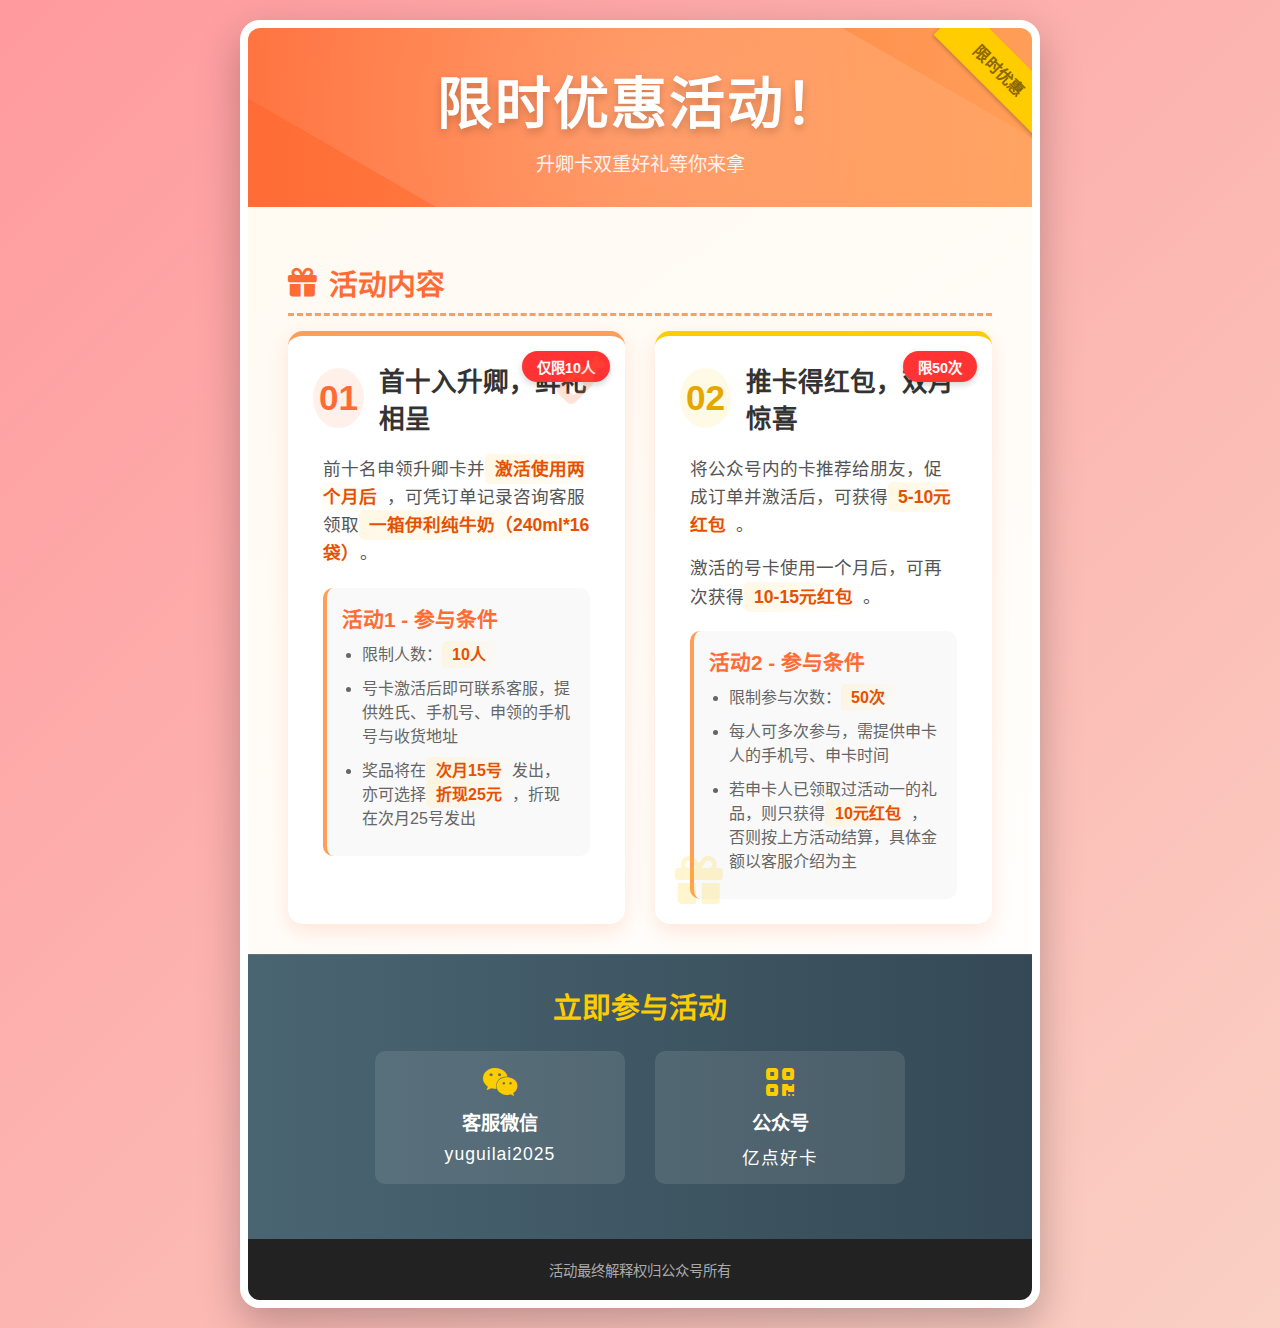
<file: 5805.html>
<!DOCTYPE html>
<html lang="zh-CN">
<head>
    <meta charset="UTF-8">
    <meta name="viewport" content="width=device-width, initial-scale=1.0">
    <title>限时优惠活动 - 升卿卡</title>
    <link rel="stylesheet" href="https://cdnjs.cloudflare.com/ajax/libs/font-awesome/6.4.0/css/all.min.css">
    <style>
        * {
            margin: 0;
            padding: 0;
            box-sizing: border-box;
            font-family: 'Segoe UI', 'Microsoft YaHei', sans-serif;
        }
        
        body {
            display: flex;
            justify-content: center;
            align-items: center;
            min-height: 100vh;
            background: linear-gradient(135deg, #ff9a9e 0%, #fad0c4 100%);
            padding: 20px;
        }
        
        .poster {
            width: 100%;
            max-width: 800px;
            background: linear-gradient(145deg, #fff9f0 0%, #ffffff 100%);
            border-radius: 20px;
            box-shadow: 0 15px 40px rgba(0, 0, 0, 0.25);
            overflow: hidden;
            position: relative;
            border: 8px solid #fff;
        }
        
        .header {
            background: linear-gradient(90deg, #ff6b35 0%, #ff9e58 100%);
            padding: 30px 40px;
            text-align: center;
            position: relative;
            overflow: hidden;
        }
        
        .header::before {
            content: "";
            position: absolute;
            top: -50%;
            left: -50%;
            width: 200%;
            height: 200%;
            background: radial-gradient(circle, rgba(255,255,255,0.2) 0%, rgba(255,255,255,0) 70%);
            transform: rotate(30deg);
        }
        
        .title {
            font-size: 3.5rem;
            font-weight: 900;
            color: white;
            text-shadow: 0 4px 8px rgba(0,0,0,0.2);
            letter-spacing: 2px;
            position: relative;
            margin-bottom: 10px;
        }
        
        .subtitle {
            font-size: 1.2rem;
            color: rgba(255, 255, 255, 0.9);
            font-weight: 500;
            position: relative;
        }
        
        .ribbon {
            position: absolute;
            top: 20px;
            right: -40px;
            background: #ffcc00;
            color: #8a6700;
            font-weight: bold;
            padding: 10px 40px;
            transform: rotate(45deg);
            box-shadow: 0 2px 4px rgba(0,0,0,0.2);
            font-size: 1rem;
            z-index: 10;
        }
        
        .content {
            padding: 30px 40px;
        }
        
        .section-title {
            display: flex;
            align-items: center;
            margin: 25px 0 15px;
            padding-bottom: 10px;
            border-bottom: 3px dashed #ff9e58;
            color: #ff6b35;
        }
        
        .section-title i {
            margin-right: 12px;
            font-size: 1.8rem;
        }
        
        .section-title h2 {
            font-size: 1.8rem;
            font-weight: 700;
        }
        
        .activities {
            display: grid;
            grid-template-columns: 1fr;
            gap: 30px;
        }
        
        @media (min-width: 768px) {
            .activities {
                grid-template-columns: 1fr 1fr;
            }
        }
        
        .activity {
            background: white;
            border-radius: 15px;
            padding: 25px;
            box-shadow: 0 8px 20px rgba(255, 107, 53, 0.15);
            border-top: 5px solid #ff9e58;
            position: relative;
            overflow: hidden;
            transition: transform 0.3s ease;
        }
        
        .activity:hover {
            transform: translateY(-5px);
        }
        
        .activity:nth-child(2) {
            border-top-color: #ffcc00;
        }
        
        .activity-title {
            display: flex;
            align-items: center;
            margin-bottom: 20px;
        }
        
        .activity-num {
            font-size: 2.2rem;
            font-weight: 900;
            color: #ff6b35;
            margin-right: 15px;
            width: 60px;
            height: 60px;
            background: rgba(255, 107, 53, 0.1);
            border-radius: 50%;
            display: flex;
            justify-content: center;
            align-items: center;
        }
        
        .activity:nth-child(2) .activity-num {
            color: #e6a600;
            background: rgba(255, 204, 0, 0.1);
        }
        
        .activity-name {
            font-size: 1.6rem;
            font-weight: 700;
            color: #333;
        }
        
        .activity-content {
            padding: 0 10px;
        }
        
        .activity-content p {
            font-size: 1.1rem;
            line-height: 1.6;
            color: #555;
            margin-bottom: 15px;
        }
        
        .highlight {
            background: linear-gradient(120deg, rgba(255,240,200,0.5) 0%, rgba(255,240,200,0) 100%);
            padding: 5px 10px;
            border-radius: 5px;
            font-weight: 600;
            color: #e65100;
        }
        
        .conditions {
            margin-top: 20px;
            padding: 15px;
            background: #f9f9f9;
            border-radius: 10px;
            border-left: 4px solid #ff9e58;
        }
        
        .conditions h3 {
            color: #ff6b35;
            margin-bottom: 10px;
            font-size: 1.3rem;
        }
        
        .conditions ul {
            padding-left: 20px;
        }
        
        .conditions li {
            margin-bottom: 10px;
            color: #666;
            line-height: 1.5;
        }
        
        .contact {
            background: linear-gradient(90deg, #4a6572 0%, #344955 100%);
            padding: 30px 40px;
            text-align: center;
            color: white;
            border-top: 1px solid rgba(255,255,255,0.1);
        }
        
        .contact-title {
            font-size: 1.8rem;
            margin-bottom: 25px;
            font-weight: 600;
            color: #ffcc00;
        }
        
        .contact-info {
            display: flex;
            flex-wrap: wrap;
            justify-content: center;
            gap: 30px;
            margin-bottom: 25px;
        }
        
        .contact-item {
            background: rgba(255, 255, 255, 0.1);
            padding: 15px 25px;
            border-radius: 10px;
            min-width: 250px;
            transition: all 0.3s ease;
        }
        
        .contact-item:hover {
            background: rgba(255, 255, 255, 0.2);
            transform: scale(1.05);
        }
        
        .contact-item i {
            font-size: 2rem;
            margin-bottom: 10px;
            color: #ffcc00;
        }
        
        .contact-item h4 {
            font-size: 1.2rem;
            margin-bottom: 8px;
        }
        
        .contact-item p {
            font-size: 1.1rem;
            font-weight: 500;
            letter-spacing: 1px;
        }
        
        .footer {
            padding: 20px;
            text-align: center;
            background: #222;
            color: #aaa;
            font-size: 0.9rem;
        }
        
        .milk-icon {
            position: absolute;
            top: 20px;
            right: 20px;
            font-size: 3rem;
            color: rgba(255, 107, 53, 0.2);
        }
        
        .gift-icon {
            position: absolute;
            bottom: 20px;
            left: 20px;
            font-size: 3rem;
            color: rgba(255, 204, 0, 0.2);
        }
        
        .badge {
            position: absolute;
            top: 15px;
            right: 15px;
            background: #ff3333;
            color: white;
            padding: 5px 15px;
            border-radius: 20px;
            font-weight: 600;
            font-size: 0.9rem;
            box-shadow: 0 3px 6px rgba(0,0,0,0.16);
        }
    </style>
</head>
<body>
    <div class="poster">
        <div class="ribbon">限时优惠</div>
        <div class="header">
            <h1 class="title">限时优惠活动！</h1>
            <p class="subtitle">升卿卡双重好礼等你来拿</p>
        </div>
        
        <div class="content">
            <div class="section-title">
                <i class="fas fa-gift"></i>
                <h2>活动内容</h2>
            </div>
            
            <div class="activities">
                <div class="activity">
                    <div class="badge">仅限10人</div>
                    <i class="fas fa-wine-bottle milk-icon"></i>
                    <div class="activity-title">
                        <div class="activity-num">01</div>
                        <div class="activity-name">首十入升卿，鲜礼相呈</div>
                    </div>
                    <div class="activity-content">
                        <p>前十名申领升卿卡并<span class="highlight">激活使用两个月后</span>，可凭订单记录咨询客服领取<span class="highlight">一箱伊利纯牛奶（240ml*16袋）</span>。</p>
                        
                        <div class="conditions">
                            <h3>活动1 - 参与条件</h3>
                            <ul>
                                <li>限制人数：<span class="highlight">10人</span></li>
                                <li>号卡激活后即可联系客服，提供姓氏、手机号、申领的手机号与收货地址</li>
                                <li>奖品将在<span class="highlight">次月15号</span>发出，亦可选择<span class="highlight">折现25元</span>，折现在次月25号发出</li>
                            </ul>
                        </div>
                    </div>
                </div>
                
                <div class="activity">
                    <div class="badge">限50次</div>
                    <i class="fas fa-gift gift-icon"></i>
                    <div class="activity-title">
                        <div class="activity-num">02</div>
                        <div class="activity-name">推卡得红包，双月惊喜</div>
                    </div>
                    <div class="activity-content">
                        <p>将公众号内的卡推荐给朋友，促成订单并激活后，可获得<span class="highlight">5-10元红包</span>。</p>
                        <p>激活的号卡使用一个月后，可再次获得<span class="highlight">10-15元红包</span>。</p>
                        
                        <div class="conditions">
                            <h3>活动2 - 参与条件</h3>
                            <ul>
                                <li>限制参与次数：<span class="highlight">50次</span></li>
                                <li>每人可多次参与，需提供申卡人的手机号、申卡时间</li>
                                <li>若申卡人已领取过活动一的礼品，则只获得<span class="highlight">10元红包</span>，否则按上方活动结算，具体金额以客服介绍为主</li>
                            </ul>
                        </div>
                    </div>
                </div>
            </div>
        </div>
        
        <div class="contact">
            <h3 class="contact-title">立即参与活动</h3>
            <div class="contact-info">
                <div class="contact-item">
                    <i class="fab fa-weixin"></i>
                    <h4>客服微信</h4>
                    <p>yuguilai2025</p>
                </div>
                <div class="contact-item">
                    <i class="fas fa-qrcode"></i>
                    <h4>公众号</h4>
                    <p>亿点好卡</p>
                </div>
            </div>
        </div>
        
        <div class="footer">
            <p>活动最终解释权归公众号所有</p>
        </div>
    </div>
</body>
</html>
</file>
